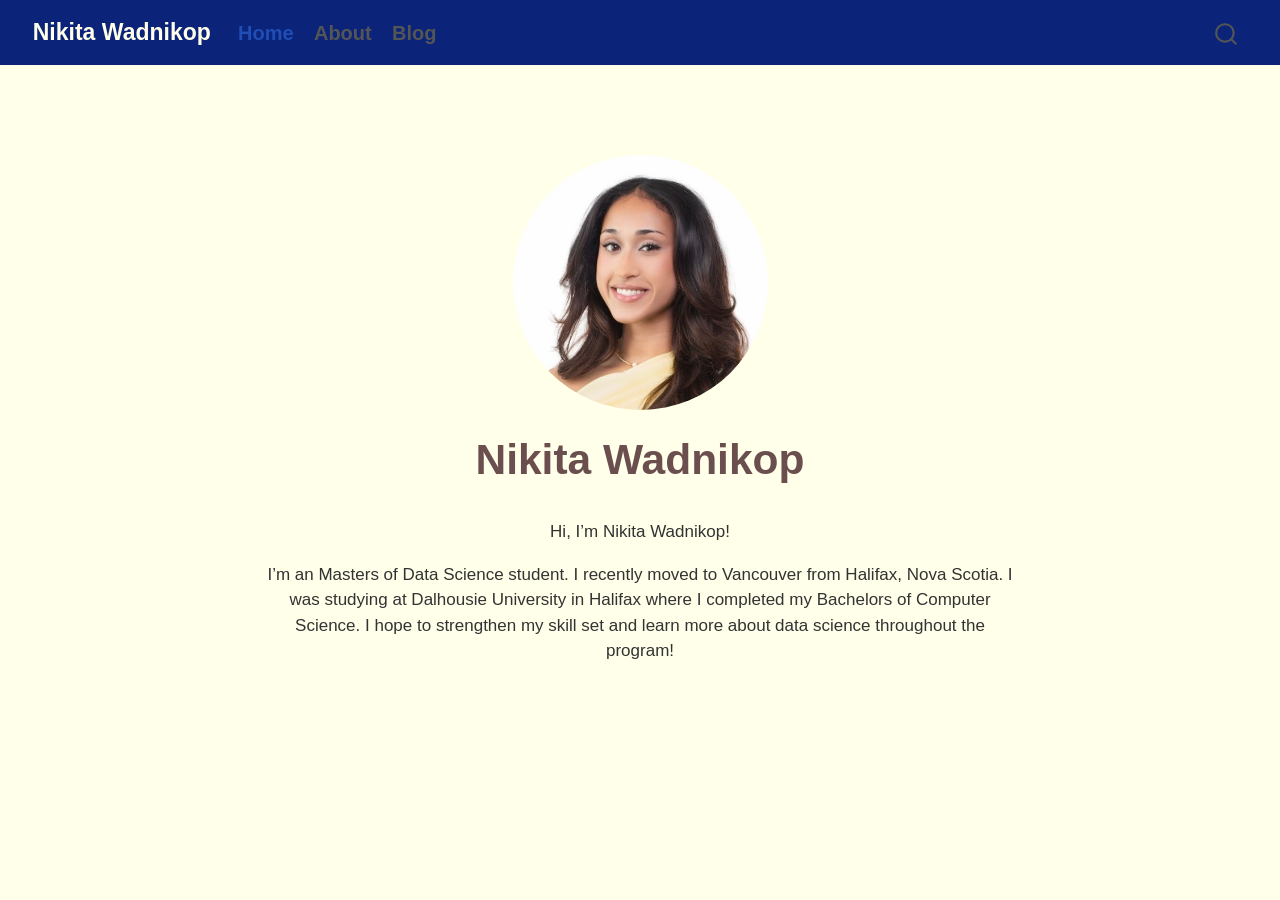
<file: docs/index.html>
<!DOCTYPE html>
<html xmlns="http://www.w3.org/1999/xhtml" lang="en" xml:lang="en"><head>

<meta charset="utf-8">
<meta name="generator" content="quarto-1.10.18">

<meta name="viewport" content="width=device-width, initial-scale=1.0, user-scalable=yes">


<title>Nikita Wadnikop</title>
<style>
/* Default styles provided by pandoc.
** See https://pandoc.org/MANUAL.html#variables-for-html for config info.
*/
span.smallcaps{font-variant: small-caps;}
div.columns{display: flex; gap: 1.5em;}
div.column{flex: auto;}
@media screen {
div.columns{gap: min(4vw, 1.5em);}
div.column{overflow-x: auto;}
}
div.hanging-indent{margin-left: 1.5em; text-indent: -1.5em;}
ul.task-list{list-style: none;}
ul.task-list li input[type="checkbox"] {
  width: 0.8em;
  margin: 0 0.8em 0.2em -1em; /* quarto-specific, see https://github.com/quarto-dev/quarto-cli/issues/4556 */ 
  vertical-align: middle;
}
</style>


<script src="site_libs/quarto-nav/quarto-nav.js"></script>
<script src="site_libs/quarto-nav/headroom.min.js"></script>
<script src="site_libs/clipboard/clipboard.min.js"></script>
<script src="site_libs/quarto-search/autocomplete.umd.js"></script>
<script src="site_libs/quarto-search/fuse.min.js"></script>
<script src="site_libs/quarto-search/quarto-search.js"></script>
<meta name="quarto:offset" content="./">
<script src="site_libs/quarto-html/quarto.js" type="module"></script>
<script src="site_libs/quarto-html/tabsets/tabsets.js" type="module"></script>
<script src="site_libs/quarto-html/popper.min.js"></script>
<script src="site_libs/quarto-html/tippy.umd.min.js"></script>
<link href="site_libs/quarto-html/tippy.css" rel="stylesheet">
<link href="site_libs/quarto-html/quarto-syntax-highlighting-64a204ab8560d761af7679ceaba22944.css" rel="stylesheet" id="quarto-text-highlighting-styles">
<script src="site_libs/bootstrap/bootstrap.min.js"></script>
<link href="site_libs/bootstrap/bootstrap-icons.css" rel="stylesheet">
<link href="site_libs/bootstrap/bootstrap-445b8638c3d06994fee0907d791121c4.min.css" rel="stylesheet" append-hash="true" id="quarto-bootstrap" data-mode="light">
<script id="quarto-search-options" type="application/json">{
  "location": "navbar",
  "copy-button": false,
  "collapse-after": 3,
  "panel-placement": "end",
  "type": "overlay",
  "limit": 50,
  "keyboard-shortcut": [
    "f",
    "/",
    "s"
  ],
  "show-item-context": false,
  "language": {
    "search-no-results-text": "No results",
    "search-matching-documents-text": "matching documents",
    "search-copy-link-title": "Copy link to search",
    "search-hide-matches-text": "Hide additional matches",
    "search-more-match-text": "more match in this document",
    "search-more-matches-text": "more matches in this document",
    "search-clear-button-title": "Clear",
    "search-text-placeholder": "",
    "search-detached-cancel-button-title": "Cancel",
    "search-submit-button-title": "Submit",
    "search-label": "Search"
  }
}</script>


<link rel="stylesheet" href="styles.css">
</head>

<body class="nav-fixed fullcontent quarto-light">

<div id="quarto-search-results"></div>
  <header id="quarto-header" class="headroom fixed-top">
    <nav class="navbar navbar-expand-lg " data-bs-theme="dark">
      <div class="navbar-container container-fluid">
      <div class="navbar-brand-container mx-auto">
    <a class="navbar-brand" href="./index.html">
    <span class="navbar-title">Nikita Wadnikop</span>
    </a>
  </div>
            <div id="quarto-search" class="" title="Search"></div>
          <button class="navbar-toggler" type="button" data-bs-toggle="collapse" data-bs-target="#navbarCollapse" aria-controls="navbarCollapse" role="menu" aria-expanded="false" aria-label="Toggle navigation" onclick="if (window.quartoToggleHeadroom) { window.quartoToggleHeadroom(); }">
  <span class="navbar-toggler-icon"></span>
</button>
          <div class="collapse navbar-collapse" id="navbarCollapse">
            <ul class="navbar-nav navbar-nav-scroll me-auto">
  <li class="nav-item">
    <a class="nav-link active" href="./index.html" aria-current="page"> 
<span class="menu-text">Home</span></a>
  </li>  
  <li class="nav-item">
    <a class="nav-link" href="./about.html"> 
<span class="menu-text">About</span></a>
  </li>  
  <li class="nav-item">
    <a class="nav-link" href="./blog.html"> 
<span class="menu-text">Blog</span></a>
  </li>  
</ul>
          </div> <!-- /navcollapse -->
            <div class="quarto-navbar-tools">
</div>
      </div> <!-- /container-fluid -->
    </nav>
</header>
<!-- content -->
<div id="quarto-content" class="quarto-container page-columns page-rows-contents page-layout-article page-navbar">
<!-- sidebar -->
<!-- margin-sidebar -->
    
<!-- main -->
<div class="quarto-about-jolla">
  <img src="images/me_pic.jpg" class="about-image
  round " style="height: 15em; width: 15em;">
 <header id="title-block-header" class="quarto-title-block default">
<div class="quarto-title">
<h1 class="title">Nikita Wadnikop</h1>
</div>
<div class="quarto-title-meta">
  </div>
</header><main class="content" id="quarto-document-content">
<p>Hi, I’m Nikita Wadnikop!</p>
<p>I’m an Masters of Data Science student. I recently moved to Vancouver from Halifax, Nova Scotia. I was studying at Dalhousie University in Halifax where I completed my Bachelors of Computer Science. I hope to strengthen my skill set and learn more about data science throughout the program!</p>


</main>  
</div>
 <!-- /main -->
<script id="quarto-html-after-body" type="application/javascript">
  window.document.addEventListener("DOMContentLoaded", function (event) {
    const isCodeAnnotation = (el) => {
      for (const clz of el.classList) {
        if (clz.startsWith('code-annotation-')) {                     
          return true;
        }
      }
      return false;
    }
    const onCopySuccess = function(e) {
      // button target
      const button = e.trigger;
      // don't keep focus
      button.blur();
      // flash "checked"
      button.classList.add('code-copy-button-checked');
      var currentTitle = button.getAttribute("title");
      button.setAttribute("title", "Copied!");
      let tooltip;
      if (window.bootstrap) {
        button.setAttribute("data-bs-toggle", "tooltip");
        button.setAttribute("data-bs-placement", "left");
        button.setAttribute("data-bs-title", "Copied!");
        tooltip = new bootstrap.Tooltip(button, 
          { trigger: "manual", 
            customClass: "code-copy-button-tooltip",
            offset: [0, -8]});
        tooltip.show();    
      }
      setTimeout(function() {
        if (tooltip) {
          tooltip.hide();
          button.removeAttribute("data-bs-title");
          button.removeAttribute("data-bs-toggle");
          button.removeAttribute("data-bs-placement");
        }
        button.setAttribute("title", currentTitle);
        button.classList.remove('code-copy-button-checked');
      }, 1000);
      // clear code selection
      e.clearSelection();
    }
    const getTextToCopy = function(trigger) {
      const outerScaffold = trigger.parentElement.cloneNode(true);
      const codeEl = outerScaffold.querySelector('code');
      for (const childEl of codeEl.children) {
        if (isCodeAnnotation(childEl)) {
          childEl.remove();
        }
      }
      return codeEl.innerText;
    }
    const clipboard = new window.ClipboardJS('.code-copy-button:not([data-in-quarto-modal])', {
      text: getTextToCopy
    });
    clipboard.on('success', onCopySuccess);
    if (window.document.getElementById('quarto-embedded-source-code-modal')) {
      const clipboardModal = new window.ClipboardJS('.code-copy-button[data-in-quarto-modal]', {
        text: getTextToCopy,
        container: window.document.getElementById('quarto-embedded-source-code-modal')
      });
      clipboardModal.on('success', onCopySuccess);
    }
      var localhostRegex = new RegExp(/^(?:http|https):\/\/localhost\:?[0-9]*\//);
      var mailtoRegex = new RegExp(/^mailto:/);
        var filterRegex = new RegExp('/' + window.location.host + '/');
      var isInternal = (href) => {
          return filterRegex.test(href) || localhostRegex.test(href) || mailtoRegex.test(href);
      }
      // Inspect non-navigation links and adorn them if external
     var links = window.document.querySelectorAll('a[href]:not(.nav-link):not(.navbar-brand):not(.toc-action):not(.sidebar-link):not(.sidebar-item-toggle):not(.pagination-link):not(.no-external):not([aria-hidden]):not(.dropdown-item):not(.quarto-navigation-tool):not(.about-link)');
      for (var i=0; i<links.length; i++) {
        const link = links[i];
        if (!isInternal(link.href)) {
          // undo the damage that might have been done by quarto-nav.js in the case of
          // links that we want to consider external
          if (link.dataset.originalHref !== undefined) {
            link.href = link.dataset.originalHref;
          }
        }
      }
    function tippyHover(el, contentFn, onTriggerFn, onUntriggerFn) {
      const config = {
        allowHTML: true,
        maxWidth: 500,
        delay: 100,
        arrow: false,
        appendTo: function(el) {
            return el.parentElement;
        },
        interactive: true,
        interactiveBorder: 10,
        theme: 'quarto',
        placement: 'bottom-start',
      };
      if (contentFn) {
        config.content = contentFn;
      }
      if (onTriggerFn) {
        config.onTrigger = onTriggerFn;
      }
      if (onUntriggerFn) {
        config.onUntrigger = onUntriggerFn;
      }
      window.tippy(el, config); 
    }
    const noterefs = window.document.querySelectorAll('a[role="doc-noteref"]');
    for (var i=0; i<noterefs.length; i++) {
      const ref = noterefs[i];
      tippyHover(ref, function() {
        // use id or data attribute instead here
        let href = ref.getAttribute('data-footnote-href') || ref.getAttribute('href');
        try { href = new URL(href).hash; } catch {}
        const id = href.replace(/^#\/?/, "");
        const note = window.document.getElementById(id);
        if (note) {
          return note.innerHTML;
        } else {
          return "";
        }
      });
    }
    const xrefs = window.document.querySelectorAll('a.quarto-xref');
    const processXRef = (id, note) => {
      // Strip column container classes
      const stripColumnClz = (el) => {
        el.classList.remove("page-full", "page-columns");
        if (el.children) {
          for (const child of el.children) {
            stripColumnClz(child);
          }
        }
      }
      stripColumnClz(note)
      if (id === null || id.startsWith('sec-')) {
        // Special case sections, only their first couple elements
        const container = document.createElement("div");
        if (note.children && note.children.length > 2) {
          container.appendChild(note.children[0].cloneNode(true));
          for (let i = 1; i < note.children.length; i++) {
            const child = note.children[i];
            if (child.tagName === "P" && child.innerText === "") {
              continue;
            } else {
              container.appendChild(child.cloneNode(true));
              break;
            }
          }
          if (window.Quarto?.typesetMath) {
            window.Quarto.typesetMath(container);
          }
          return container.innerHTML
        } else {
          if (window.Quarto?.typesetMath) {
            window.Quarto.typesetMath(note);
          }
          return note.innerHTML;
        }
      } else {
        // Remove any anchor links if they are present
        const anchorLink = note.querySelector('a.anchorjs-link');
        if (anchorLink) {
          anchorLink.remove();
        }
        if (window.Quarto?.typesetMath) {
          window.Quarto.typesetMath(note);
        }
        if (note.classList.contains("callout")) {
          return note.outerHTML;
        } else {
          return note.innerHTML;
        }
      }
    }
    for (var i=0; i<xrefs.length; i++) {
      const xref = xrefs[i];
      tippyHover(xref, undefined, function(instance) {
        instance.disable();
        let url = xref.getAttribute('href');
        let hash = undefined; 
        if (url.startsWith('#')) {
          hash = url;
        } else {
          try { hash = new URL(url).hash; } catch {}
        }
        if (hash) {
          const id = hash.replace(/^#\/?/, "");
          const note = window.document.getElementById(id);
          if (note !== null) {
            try {
              const html = processXRef(id, note.cloneNode(true));
              instance.setContent(html);
            } finally {
              instance.enable();
              instance.show();
            }
          } else {
            // See if we can fetch this
            fetch(url.split('#')[0])
            .then(res => res.text())
            .then(html => {
              const parser = new DOMParser();
              const htmlDoc = parser.parseFromString(html, "text/html");
              const note = htmlDoc.getElementById(id);
              if (note !== null) {
                const html = processXRef(id, note);
                instance.setContent(html);
              } 
            }).finally(() => {
              instance.enable();
              instance.show();
            });
          }
        } else {
          // See if we can fetch a full url (with no hash to target)
          // This is a special case and we should probably do some content thinning / targeting
          fetch(url)
          .then(res => res.text())
          .then(html => {
            const parser = new DOMParser();
            const htmlDoc = parser.parseFromString(html, "text/html");
            const note = htmlDoc.querySelector('main.content');
            if (note !== null) {
              // This should only happen for chapter cross references
              // (since there is no id in the URL)
              // remove the first header
              if (note.children.length > 0 && note.children[0].tagName === "HEADER") {
                note.children[0].remove();
              }
              const html = processXRef(null, note);
              instance.setContent(html);
            } 
          }).finally(() => {
            instance.enable();
            instance.show();
          });
        }
      }, function(instance) {
      });
    }
        let selectedAnnoteEl;
        const selectorForAnnotation = ( cell, annotation) => {
          let cellAttr = 'data-code-cell="' + cell + '"';
          let lineAttr = 'data-code-annotation="' +  annotation + '"';
          const selector = 'span[' + cellAttr + '][' + lineAttr + ']';
          return selector;
        }
        const selectCodeLines = (annoteEl) => {
          const doc = window.document;
          const targetCell = annoteEl.getAttribute("data-target-cell");
          const targetAnnotation = annoteEl.getAttribute("data-target-annotation");
          const annoteSpan = window.document.querySelector(selectorForAnnotation(targetCell, targetAnnotation));
          const lines = annoteSpan.getAttribute("data-code-lines").split(",");
          const lineIds = lines.map((line) => {
            return targetCell + "-" + line;
          })
          let top = null;
          let height = null;
          let parent = null;
          if (lineIds.length > 0) {
              //compute the position of the single el (top and bottom and make a div)
              const el = window.document.getElementById(lineIds[0]);
              top = el.offsetTop;
              height = el.offsetHeight;
              parent = el.parentElement.parentElement;
            if (lineIds.length > 1) {
              const lastEl = window.document.getElementById(lineIds[lineIds.length - 1]);
              const bottom = lastEl.offsetTop + lastEl.offsetHeight;
              height = bottom - top;
            }
            if (top !== null && height !== null && parent !== null) {
              // cook up a div (if necessary) and position it 
              let div = window.document.getElementById("code-annotation-line-highlight");
              if (div === null) {
                div = window.document.createElement("div");
                div.setAttribute("id", "code-annotation-line-highlight");
                div.style.position = 'absolute';
                parent.appendChild(div);
              }
              div.style.top = top - 2 + "px";
              div.style.height = height + 4 + "px";
              div.style.left = 0;
              let gutterDiv = window.document.getElementById("code-annotation-line-highlight-gutter");
              if (gutterDiv === null) {
                gutterDiv = window.document.createElement("div");
                gutterDiv.setAttribute("id", "code-annotation-line-highlight-gutter");
                gutterDiv.style.position = 'absolute';
                const codeCell = window.document.getElementById(targetCell);
                const gutter = codeCell.querySelector('.code-annotation-gutter');
                gutter.appendChild(gutterDiv);
              }
              gutterDiv.style.top = top - 2 + "px";
              gutterDiv.style.height = height + 4 + "px";
            }
            selectedAnnoteEl = annoteEl;
          }
        };
        const unselectCodeLines = () => {
          const elementsIds = ["code-annotation-line-highlight", "code-annotation-line-highlight-gutter"];
          elementsIds.forEach((elId) => {
            const div = window.document.getElementById(elId);
            if (div) {
              div.remove();
            }
          });
          selectedAnnoteEl = undefined;
        };
          // Handle positioning of the toggle
      window.addEventListener(
        "resize",
        throttle(() => {
          elRect = undefined;
          if (selectedAnnoteEl) {
            selectCodeLines(selectedAnnoteEl);
          }
        }, 10)
      );
      function throttle(fn, ms) {
      let throttle = false;
      let timer;
        return (...args) => {
          if(!throttle) { // first call gets through
              fn.apply(this, args);
              throttle = true;
          } else { // all the others get throttled
              if(timer) clearTimeout(timer); // cancel #2
              timer = setTimeout(() => {
                fn.apply(this, args);
                timer = throttle = false;
              }, ms);
          }
        };
      }
        // Attach click handler to the DT
        const annoteDls = window.document.querySelectorAll('dt[data-target-cell]');
        for (const annoteDlNode of annoteDls) {
          annoteDlNode.addEventListener('click', (event) => {
            const clickedEl = event.target;
            if (clickedEl !== selectedAnnoteEl) {
              unselectCodeLines();
              const activeEl = window.document.querySelector('dt[data-target-cell].code-annotation-active');
              if (activeEl) {
                activeEl.classList.remove('code-annotation-active');
              }
              selectCodeLines(clickedEl);
              clickedEl.classList.add('code-annotation-active');
            } else {
              // Unselect the line
              unselectCodeLines();
              clickedEl.classList.remove('code-annotation-active');
            }
          });
        }
    const findCites = (el) => {
      const parentEl = el.parentElement;
      if (parentEl) {
        const cites = parentEl.dataset.cites;
        if (cites) {
          return {
            el,
            cites: cites.split(' ')
          };
        } else {
          return findCites(el.parentElement)
        }
      } else {
        return undefined;
      }
    };
    var bibliorefs = window.document.querySelectorAll('a[role="doc-biblioref"]');
    for (var i=0; i<bibliorefs.length; i++) {
      const ref = bibliorefs[i];
      const citeInfo = findCites(ref);
      if (citeInfo) {
        tippyHover(citeInfo.el, function() {
          var popup = window.document.createElement('div');
          citeInfo.cites.forEach(function(cite) {
            var citeDiv = window.document.createElement('div');
            citeDiv.classList.add('hanging-indent');
            citeDiv.classList.add('csl-entry');
            var biblioDiv = window.document.getElementById('ref-' + cite);
            if (biblioDiv) {
              citeDiv.innerHTML = biblioDiv.innerHTML;
            }
            popup.appendChild(citeDiv);
          });
          return popup.innerHTML;
        });
      }
    }
  });
  </script>
</div> <!-- /content -->




</body></html>
</file>
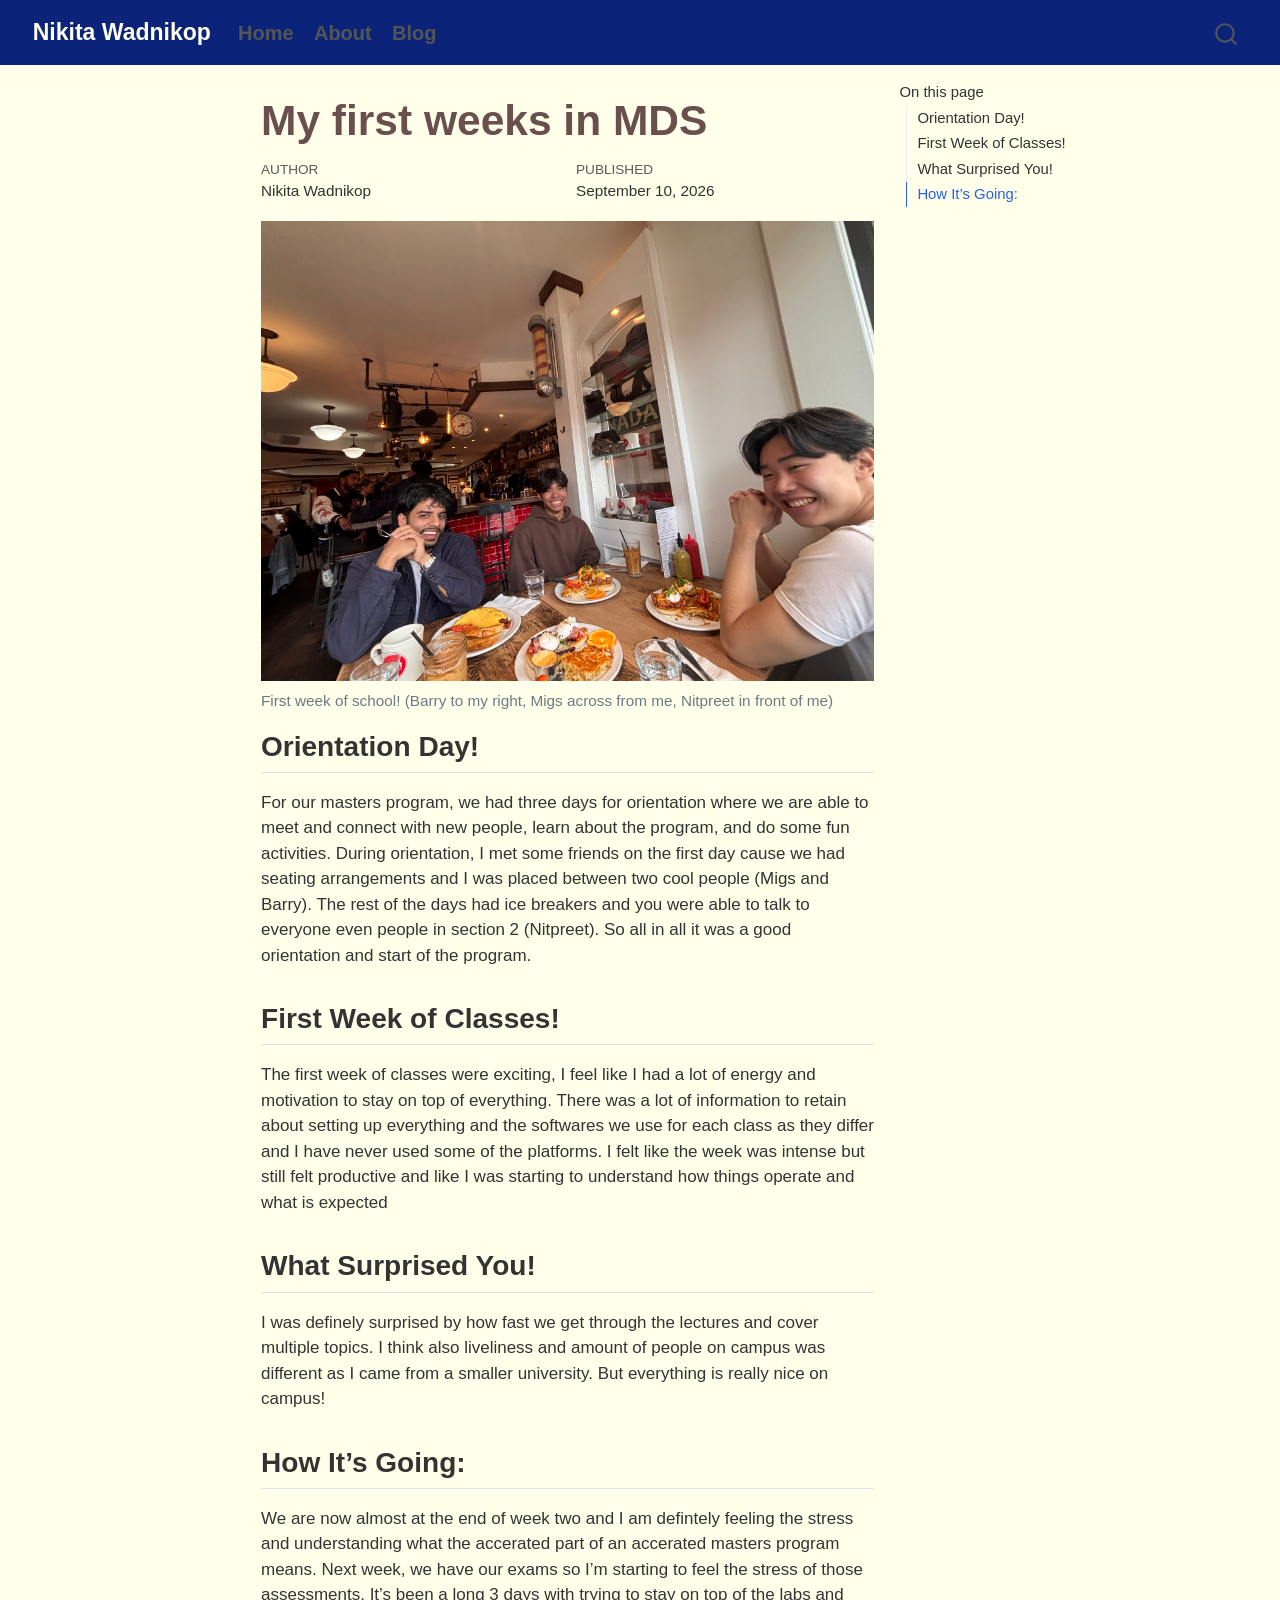
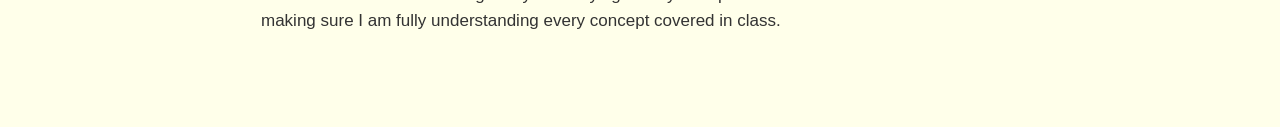
<file: docs/posts/first-weeks/index.html>
<!DOCTYPE html>
<html xmlns="http://www.w3.org/1999/xhtml" lang="en" xml:lang="en"><head>

<meta charset="utf-8">
<meta name="generator" content="quarto-1.10.18">

<meta name="viewport" content="width=device-width, initial-scale=1.0, user-scalable=yes">

<meta name="author" content="Nikita Wadnikop">
<meta name="dcterms.date" content="2026-09-10">

<title>My first weeks in MDS – Nikita Wadnikop</title>
<style>
/* Default styles provided by pandoc.
** See https://pandoc.org/MANUAL.html#variables-for-html for config info.
*/
span.smallcaps{font-variant: small-caps;}
div.columns{display: flex; gap: 1.5em;}
div.column{flex: auto;}
@media screen {
div.columns{gap: min(4vw, 1.5em);}
div.column{overflow-x: auto;}
}
div.hanging-indent{margin-left: 1.5em; text-indent: -1.5em;}
ul.task-list{list-style: none;}
ul.task-list li input[type="checkbox"] {
  width: 0.8em;
  margin: 0 0.8em 0.2em -1em; /* quarto-specific, see https://github.com/quarto-dev/quarto-cli/issues/4556 */ 
  vertical-align: middle;
}
</style>


<script src="../../site_libs/quarto-nav/quarto-nav.js"></script>
<script src="../../site_libs/quarto-nav/headroom.min.js"></script>
<script src="../../site_libs/clipboard/clipboard.min.js"></script>
<script src="../../site_libs/quarto-search/autocomplete.umd.js"></script>
<script src="../../site_libs/quarto-search/fuse.min.js"></script>
<script src="../../site_libs/quarto-search/quarto-search.js"></script>
<meta name="quarto:offset" content="../../">
<script src="../../site_libs/quarto-html/quarto.js" type="module"></script>
<script src="../../site_libs/quarto-html/tabsets/tabsets.js" type="module"></script>
<script src="../../site_libs/quarto-html/popper.min.js"></script>
<script src="../../site_libs/quarto-html/tippy.umd.min.js"></script>
<script src="../../site_libs/quarto-html/anchor.min.js"></script>
<link href="../../site_libs/quarto-html/tippy.css" rel="stylesheet">
<link href="../../site_libs/quarto-html/quarto-syntax-highlighting-64a204ab8560d761af7679ceaba22944.css" rel="stylesheet" id="quarto-text-highlighting-styles">
<script src="../../site_libs/bootstrap/bootstrap.min.js"></script>
<link href="../../site_libs/bootstrap/bootstrap-icons.css" rel="stylesheet">
<link href="../../site_libs/bootstrap/bootstrap-445b8638c3d06994fee0907d791121c4.min.css" rel="stylesheet" append-hash="true" id="quarto-bootstrap" data-mode="light">
<script id="quarto-search-options" type="application/json">{
  "location": "navbar",
  "copy-button": false,
  "collapse-after": 3,
  "panel-placement": "end",
  "type": "overlay",
  "limit": 50,
  "keyboard-shortcut": [
    "f",
    "/",
    "s"
  ],
  "show-item-context": false,
  "language": {
    "search-no-results-text": "No results",
    "search-matching-documents-text": "matching documents",
    "search-copy-link-title": "Copy link to search",
    "search-hide-matches-text": "Hide additional matches",
    "search-more-match-text": "more match in this document",
    "search-more-matches-text": "more matches in this document",
    "search-clear-button-title": "Clear",
    "search-text-placeholder": "",
    "search-detached-cancel-button-title": "Cancel",
    "search-submit-button-title": "Submit",
    "search-label": "Search"
  }
}</script>


<link rel="stylesheet" href="../../styles.css">
</head>

<body class="nav-fixed quarto-light">

<div id="quarto-search-results"></div>
  <header id="quarto-header" class="headroom fixed-top">
    <nav class="navbar navbar-expand-lg " data-bs-theme="dark">
      <div class="navbar-container container-fluid">
      <div class="navbar-brand-container mx-auto">
    <a class="navbar-brand" href="../../index.html">
    <span class="navbar-title">Nikita Wadnikop</span>
    </a>
  </div>
            <div id="quarto-search" class="" title="Search"></div>
          <button class="navbar-toggler" type="button" data-bs-toggle="collapse" data-bs-target="#navbarCollapse" aria-controls="navbarCollapse" role="menu" aria-expanded="false" aria-label="Toggle navigation" onclick="if (window.quartoToggleHeadroom) { window.quartoToggleHeadroom(); }">
  <span class="navbar-toggler-icon"></span>
</button>
          <div class="collapse navbar-collapse" id="navbarCollapse">
            <ul class="navbar-nav navbar-nav-scroll me-auto">
  <li class="nav-item">
    <a class="nav-link" href="../../index.html"> 
<span class="menu-text">Home</span></a>
  </li>  
  <li class="nav-item">
    <a class="nav-link" href="../../about.html"> 
<span class="menu-text">About</span></a>
  </li>  
  <li class="nav-item">
    <a class="nav-link" href="../../blog.html"> 
<span class="menu-text">Blog</span></a>
  </li>  
</ul>
          </div> <!-- /navcollapse -->
            <div class="quarto-navbar-tools">
</div>
      </div> <!-- /container-fluid -->
    </nav>
</header>
<!-- content -->
<div id="quarto-content" class="quarto-container page-columns page-rows-contents page-layout-article page-navbar">
<!-- sidebar -->
<!-- margin-sidebar -->
    <div id="quarto-margin-sidebar" class="sidebar margin-sidebar">
        <nav id="TOC" role="doc-toc" class="toc-active">
    <h2 id="toc-title">On this page</h2>
   
  <ul>
  <li><a href="#orientation-day" id="toc-orientation-day" class="nav-link active" data-scroll-target="#orientation-day">Orientation Day!</a></li>
  <li><a href="#first-week-of-classes" id="toc-first-week-of-classes" class="nav-link" data-scroll-target="#first-week-of-classes">First Week of Classes!</a></li>
  <li><a href="#what-surprised-you" id="toc-what-surprised-you" class="nav-link" data-scroll-target="#what-surprised-you">What Surprised You!</a></li>
  <li><a href="#how-its-going" id="toc-how-its-going" class="nav-link" data-scroll-target="#how-its-going">How It’s Going:</a></li>
  </ul>
</nav>
    </div>
<!-- main -->
<main class="content" id="quarto-document-content">

<header id="title-block-header" class="quarto-title-block default">
<div class="quarto-title">
<h1 class="title">My first weeks in MDS</h1>
</div>



<div class="quarto-title-meta">

    <div>
    <div class="quarto-title-meta-heading">Author</div>
    <div class="quarto-title-meta-contents">
             <p>Nikita Wadnikop </p>
          </div>
  </div>
    
    <div>
    <div class="quarto-title-meta-heading">Published</div>
    <div class="quarto-title-meta-contents">
      <p class="date">September 10, 2026</p>
    </div>
  </div>
  
    
  </div>
  


</header>


<div class="quarto-figure quarto-figure-center">
<figure class="figure">
<p><img src="orentiation.jpg" class="img-fluid figure-img"></p>
<figcaption>First week of school! (Barry to my right, Migs across from me, Nitpreet in front of me)</figcaption>
</figure>
</div>
<section id="orientation-day" class="level2">
<h2 class="anchored" data-anchor-id="orientation-day">Orientation Day!</h2>
<p>For our masters program, we had three days for orientation where we are able to meet and connect with new people, learn about the program, and do some fun activities. During orientation, I met some friends on the first day cause we had seating arrangements and I was placed between two cool people (Migs and Barry). The rest of the days had ice breakers and you were able to talk to everyone even people in section 2 (Nitpreet). So all in all it was a good orientation and start of the program.</p>
</section>
<section id="first-week-of-classes" class="level2">
<h2 class="anchored" data-anchor-id="first-week-of-classes">First Week of Classes!</h2>
<p>The first week of classes were exciting, I feel like I had a lot of energy and motivation to stay on top of everything. There was a lot of information to retain about setting up everything and the softwares we use for each class as they differ and I have never used some of the platforms. I felt like the week was intense but still felt productive and like I was starting to understand how things operate and what is expected</p>
</section>
<section id="what-surprised-you" class="level2">
<h2 class="anchored" data-anchor-id="what-surprised-you">What Surprised You!</h2>
<p>I was definely surprised by how fast we get through the lectures and cover multiple topics. I think also liveliness and amount of people on campus was different as I came from a smaller university. But everything is really nice on campus!</p>
</section>
<section id="how-its-going" class="level2">
<h2 class="anchored" data-anchor-id="how-its-going">How It’s Going:</h2>
<p>We are now almost at the end of week two and I am defintely feeling the stress and understanding what the accerated part of an accerated masters program means. Next week, we have our exams so I’m starting to feel the stress of those assessments. It’s been a long 3 days with trying to stay on top of the labs and making sure I am fully understanding every concept covered in class.</p>


</section>

</main> <!-- /main -->
<script id="quarto-html-after-body" type="application/javascript">
  window.document.addEventListener("DOMContentLoaded", function (event) {
    const icon = "";
    const anchorJS = new window.AnchorJS();
    anchorJS.options = {
      placement: 'right',
      icon: icon
    };
    anchorJS.add('.anchored');
    const isCodeAnnotation = (el) => {
      for (const clz of el.classList) {
        if (clz.startsWith('code-annotation-')) {                     
          return true;
        }
      }
      return false;
    }
    const onCopySuccess = function(e) {
      // button target
      const button = e.trigger;
      // don't keep focus
      button.blur();
      // flash "checked"
      button.classList.add('code-copy-button-checked');
      var currentTitle = button.getAttribute("title");
      button.setAttribute("title", "Copied!");
      let tooltip;
      if (window.bootstrap) {
        button.setAttribute("data-bs-toggle", "tooltip");
        button.setAttribute("data-bs-placement", "left");
        button.setAttribute("data-bs-title", "Copied!");
        tooltip = new bootstrap.Tooltip(button, 
          { trigger: "manual", 
            customClass: "code-copy-button-tooltip",
            offset: [0, -8]});
        tooltip.show();    
      }
      setTimeout(function() {
        if (tooltip) {
          tooltip.hide();
          button.removeAttribute("data-bs-title");
          button.removeAttribute("data-bs-toggle");
          button.removeAttribute("data-bs-placement");
        }
        button.setAttribute("title", currentTitle);
        button.classList.remove('code-copy-button-checked');
      }, 1000);
      // clear code selection
      e.clearSelection();
    }
    const getTextToCopy = function(trigger) {
      const outerScaffold = trigger.parentElement.cloneNode(true);
      const codeEl = outerScaffold.querySelector('code');
      for (const childEl of codeEl.children) {
        if (isCodeAnnotation(childEl)) {
          childEl.remove();
        }
      }
      return codeEl.innerText;
    }
    const clipboard = new window.ClipboardJS('.code-copy-button:not([data-in-quarto-modal])', {
      text: getTextToCopy
    });
    clipboard.on('success', onCopySuccess);
    if (window.document.getElementById('quarto-embedded-source-code-modal')) {
      const clipboardModal = new window.ClipboardJS('.code-copy-button[data-in-quarto-modal]', {
        text: getTextToCopy,
        container: window.document.getElementById('quarto-embedded-source-code-modal')
      });
      clipboardModal.on('success', onCopySuccess);
    }
      var localhostRegex = new RegExp(/^(?:http|https):\/\/localhost\:?[0-9]*\//);
      var mailtoRegex = new RegExp(/^mailto:/);
        var filterRegex = new RegExp('/' + window.location.host + '/');
      var isInternal = (href) => {
          return filterRegex.test(href) || localhostRegex.test(href) || mailtoRegex.test(href);
      }
      // Inspect non-navigation links and adorn them if external
     var links = window.document.querySelectorAll('a[href]:not(.nav-link):not(.navbar-brand):not(.toc-action):not(.sidebar-link):not(.sidebar-item-toggle):not(.pagination-link):not(.no-external):not([aria-hidden]):not(.dropdown-item):not(.quarto-navigation-tool):not(.about-link)');
      for (var i=0; i<links.length; i++) {
        const link = links[i];
        if (!isInternal(link.href)) {
          // undo the damage that might have been done by quarto-nav.js in the case of
          // links that we want to consider external
          if (link.dataset.originalHref !== undefined) {
            link.href = link.dataset.originalHref;
          }
        }
      }
    function tippyHover(el, contentFn, onTriggerFn, onUntriggerFn) {
      const config = {
        allowHTML: true,
        maxWidth: 500,
        delay: 100,
        arrow: false,
        appendTo: function(el) {
            return el.parentElement;
        },
        interactive: true,
        interactiveBorder: 10,
        theme: 'quarto',
        placement: 'bottom-start',
      };
      if (contentFn) {
        config.content = contentFn;
      }
      if (onTriggerFn) {
        config.onTrigger = onTriggerFn;
      }
      if (onUntriggerFn) {
        config.onUntrigger = onUntriggerFn;
      }
      window.tippy(el, config); 
    }
    const noterefs = window.document.querySelectorAll('a[role="doc-noteref"]');
    for (var i=0; i<noterefs.length; i++) {
      const ref = noterefs[i];
      tippyHover(ref, function() {
        // use id or data attribute instead here
        let href = ref.getAttribute('data-footnote-href') || ref.getAttribute('href');
        try { href = new URL(href).hash; } catch {}
        const id = href.replace(/^#\/?/, "");
        const note = window.document.getElementById(id);
        if (note) {
          return note.innerHTML;
        } else {
          return "";
        }
      });
    }
    const xrefs = window.document.querySelectorAll('a.quarto-xref');
    const processXRef = (id, note) => {
      // Strip column container classes
      const stripColumnClz = (el) => {
        el.classList.remove("page-full", "page-columns");
        if (el.children) {
          for (const child of el.children) {
            stripColumnClz(child);
          }
        }
      }
      stripColumnClz(note)
      if (id === null || id.startsWith('sec-')) {
        // Special case sections, only their first couple elements
        const container = document.createElement("div");
        if (note.children && note.children.length > 2) {
          container.appendChild(note.children[0].cloneNode(true));
          for (let i = 1; i < note.children.length; i++) {
            const child = note.children[i];
            if (child.tagName === "P" && child.innerText === "") {
              continue;
            } else {
              container.appendChild(child.cloneNode(true));
              break;
            }
          }
          if (window.Quarto?.typesetMath) {
            window.Quarto.typesetMath(container);
          }
          return container.innerHTML
        } else {
          if (window.Quarto?.typesetMath) {
            window.Quarto.typesetMath(note);
          }
          return note.innerHTML;
        }
      } else {
        // Remove any anchor links if they are present
        const anchorLink = note.querySelector('a.anchorjs-link');
        if (anchorLink) {
          anchorLink.remove();
        }
        if (window.Quarto?.typesetMath) {
          window.Quarto.typesetMath(note);
        }
        if (note.classList.contains("callout")) {
          return note.outerHTML;
        } else {
          return note.innerHTML;
        }
      }
    }
    for (var i=0; i<xrefs.length; i++) {
      const xref = xrefs[i];
      tippyHover(xref, undefined, function(instance) {
        instance.disable();
        let url = xref.getAttribute('href');
        let hash = undefined; 
        if (url.startsWith('#')) {
          hash = url;
        } else {
          try { hash = new URL(url).hash; } catch {}
        }
        if (hash) {
          const id = hash.replace(/^#\/?/, "");
          const note = window.document.getElementById(id);
          if (note !== null) {
            try {
              const html = processXRef(id, note.cloneNode(true));
              instance.setContent(html);
            } finally {
              instance.enable();
              instance.show();
            }
          } else {
            // See if we can fetch this
            fetch(url.split('#')[0])
            .then(res => res.text())
            .then(html => {
              const parser = new DOMParser();
              const htmlDoc = parser.parseFromString(html, "text/html");
              const note = htmlDoc.getElementById(id);
              if (note !== null) {
                const html = processXRef(id, note);
                instance.setContent(html);
              } 
            }).finally(() => {
              instance.enable();
              instance.show();
            });
          }
        } else {
          // See if we can fetch a full url (with no hash to target)
          // This is a special case and we should probably do some content thinning / targeting
          fetch(url)
          .then(res => res.text())
          .then(html => {
            const parser = new DOMParser();
            const htmlDoc = parser.parseFromString(html, "text/html");
            const note = htmlDoc.querySelector('main.content');
            if (note !== null) {
              // This should only happen for chapter cross references
              // (since there is no id in the URL)
              // remove the first header
              if (note.children.length > 0 && note.children[0].tagName === "HEADER") {
                note.children[0].remove();
              }
              const html = processXRef(null, note);
              instance.setContent(html);
            } 
          }).finally(() => {
            instance.enable();
            instance.show();
          });
        }
      }, function(instance) {
      });
    }
        let selectedAnnoteEl;
        const selectorForAnnotation = ( cell, annotation) => {
          let cellAttr = 'data-code-cell="' + cell + '"';
          let lineAttr = 'data-code-annotation="' +  annotation + '"';
          const selector = 'span[' + cellAttr + '][' + lineAttr + ']';
          return selector;
        }
        const selectCodeLines = (annoteEl) => {
          const doc = window.document;
          const targetCell = annoteEl.getAttribute("data-target-cell");
          const targetAnnotation = annoteEl.getAttribute("data-target-annotation");
          const annoteSpan = window.document.querySelector(selectorForAnnotation(targetCell, targetAnnotation));
          const lines = annoteSpan.getAttribute("data-code-lines").split(",");
          const lineIds = lines.map((line) => {
            return targetCell + "-" + line;
          })
          let top = null;
          let height = null;
          let parent = null;
          if (lineIds.length > 0) {
              //compute the position of the single el (top and bottom and make a div)
              const el = window.document.getElementById(lineIds[0]);
              top = el.offsetTop;
              height = el.offsetHeight;
              parent = el.parentElement.parentElement;
            if (lineIds.length > 1) {
              const lastEl = window.document.getElementById(lineIds[lineIds.length - 1]);
              const bottom = lastEl.offsetTop + lastEl.offsetHeight;
              height = bottom - top;
            }
            if (top !== null && height !== null && parent !== null) {
              // cook up a div (if necessary) and position it 
              let div = window.document.getElementById("code-annotation-line-highlight");
              if (div === null) {
                div = window.document.createElement("div");
                div.setAttribute("id", "code-annotation-line-highlight");
                div.style.position = 'absolute';
                parent.appendChild(div);
              }
              div.style.top = top - 2 + "px";
              div.style.height = height + 4 + "px";
              div.style.left = 0;
              let gutterDiv = window.document.getElementById("code-annotation-line-highlight-gutter");
              if (gutterDiv === null) {
                gutterDiv = window.document.createElement("div");
                gutterDiv.setAttribute("id", "code-annotation-line-highlight-gutter");
                gutterDiv.style.position = 'absolute';
                const codeCell = window.document.getElementById(targetCell);
                const gutter = codeCell.querySelector('.code-annotation-gutter');
                gutter.appendChild(gutterDiv);
              }
              gutterDiv.style.top = top - 2 + "px";
              gutterDiv.style.height = height + 4 + "px";
            }
            selectedAnnoteEl = annoteEl;
          }
        };
        const unselectCodeLines = () => {
          const elementsIds = ["code-annotation-line-highlight", "code-annotation-line-highlight-gutter"];
          elementsIds.forEach((elId) => {
            const div = window.document.getElementById(elId);
            if (div) {
              div.remove();
            }
          });
          selectedAnnoteEl = undefined;
        };
          // Handle positioning of the toggle
      window.addEventListener(
        "resize",
        throttle(() => {
          elRect = undefined;
          if (selectedAnnoteEl) {
            selectCodeLines(selectedAnnoteEl);
          }
        }, 10)
      );
      function throttle(fn, ms) {
      let throttle = false;
      let timer;
        return (...args) => {
          if(!throttle) { // first call gets through
              fn.apply(this, args);
              throttle = true;
          } else { // all the others get throttled
              if(timer) clearTimeout(timer); // cancel #2
              timer = setTimeout(() => {
                fn.apply(this, args);
                timer = throttle = false;
              }, ms);
          }
        };
      }
        // Attach click handler to the DT
        const annoteDls = window.document.querySelectorAll('dt[data-target-cell]');
        for (const annoteDlNode of annoteDls) {
          annoteDlNode.addEventListener('click', (event) => {
            const clickedEl = event.target;
            if (clickedEl !== selectedAnnoteEl) {
              unselectCodeLines();
              const activeEl = window.document.querySelector('dt[data-target-cell].code-annotation-active');
              if (activeEl) {
                activeEl.classList.remove('code-annotation-active');
              }
              selectCodeLines(clickedEl);
              clickedEl.classList.add('code-annotation-active');
            } else {
              // Unselect the line
              unselectCodeLines();
              clickedEl.classList.remove('code-annotation-active');
            }
          });
        }
    const findCites = (el) => {
      const parentEl = el.parentElement;
      if (parentEl) {
        const cites = parentEl.dataset.cites;
        if (cites) {
          return {
            el,
            cites: cites.split(' ')
          };
        } else {
          return findCites(el.parentElement)
        }
      } else {
        return undefined;
      }
    };
    var bibliorefs = window.document.querySelectorAll('a[role="doc-biblioref"]');
    for (var i=0; i<bibliorefs.length; i++) {
      const ref = bibliorefs[i];
      const citeInfo = findCites(ref);
      if (citeInfo) {
        tippyHover(citeInfo.el, function() {
          var popup = window.document.createElement('div');
          citeInfo.cites.forEach(function(cite) {
            var citeDiv = window.document.createElement('div');
            citeDiv.classList.add('hanging-indent');
            citeDiv.classList.add('csl-entry');
            var biblioDiv = window.document.getElementById('ref-' + cite);
            if (biblioDiv) {
              citeDiv.innerHTML = biblioDiv.innerHTML;
            }
            popup.appendChild(citeDiv);
          });
          return popup.innerHTML;
        });
      }
    }
  });
  </script>
</div> <!-- /content -->




</body></html>
</file>
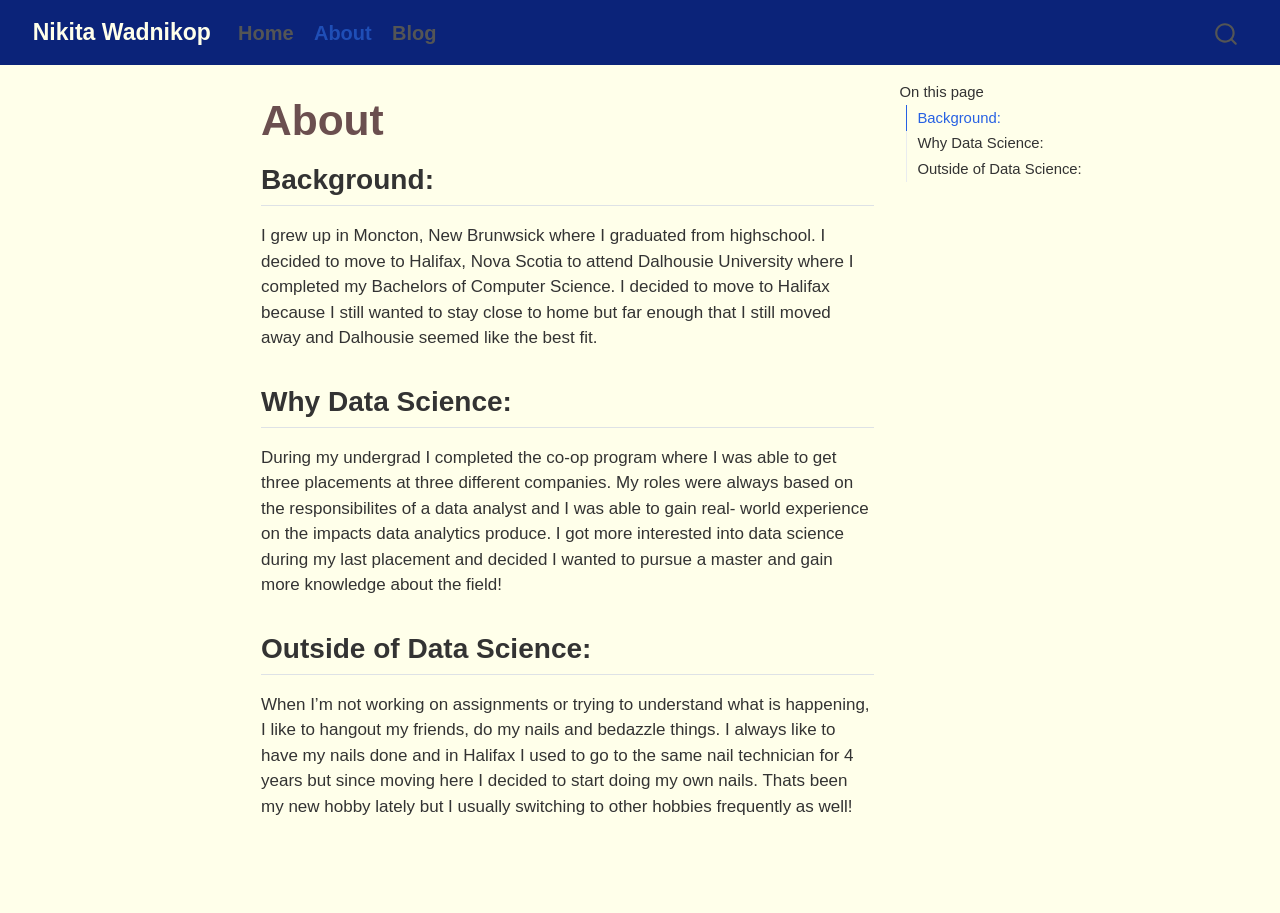
<file: docs/about.html>
<!DOCTYPE html>
<html xmlns="http://www.w3.org/1999/xhtml" lang="en" xml:lang="en"><head>

<meta charset="utf-8">
<meta name="generator" content="quarto-1.10.18">

<meta name="viewport" content="width=device-width, initial-scale=1.0, user-scalable=yes">


<title>About – Nikita Wadnikop</title>
<style>
/* Default styles provided by pandoc.
** See https://pandoc.org/MANUAL.html#variables-for-html for config info.
*/
span.smallcaps{font-variant: small-caps;}
div.columns{display: flex; gap: 1.5em;}
div.column{flex: auto;}
@media screen {
div.columns{gap: min(4vw, 1.5em);}
div.column{overflow-x: auto;}
}
div.hanging-indent{margin-left: 1.5em; text-indent: -1.5em;}
ul.task-list{list-style: none;}
ul.task-list li input[type="checkbox"] {
  width: 0.8em;
  margin: 0 0.8em 0.2em -1em; /* quarto-specific, see https://github.com/quarto-dev/quarto-cli/issues/4556 */ 
  vertical-align: middle;
}
</style>


<script src="site_libs/quarto-nav/quarto-nav.js"></script>
<script src="site_libs/quarto-nav/headroom.min.js"></script>
<script src="site_libs/clipboard/clipboard.min.js"></script>
<script src="site_libs/quarto-search/autocomplete.umd.js"></script>
<script src="site_libs/quarto-search/fuse.min.js"></script>
<script src="site_libs/quarto-search/quarto-search.js"></script>
<meta name="quarto:offset" content="./">
<script src="site_libs/quarto-html/quarto.js" type="module"></script>
<script src="site_libs/quarto-html/tabsets/tabsets.js" type="module"></script>
<script src="site_libs/quarto-html/popper.min.js"></script>
<script src="site_libs/quarto-html/tippy.umd.min.js"></script>
<script src="site_libs/quarto-html/anchor.min.js"></script>
<link href="site_libs/quarto-html/tippy.css" rel="stylesheet">
<link href="site_libs/quarto-html/quarto-syntax-highlighting-64a204ab8560d761af7679ceaba22944.css" rel="stylesheet" id="quarto-text-highlighting-styles">
<script src="site_libs/bootstrap/bootstrap.min.js"></script>
<link href="site_libs/bootstrap/bootstrap-icons.css" rel="stylesheet">
<link href="site_libs/bootstrap/bootstrap-445b8638c3d06994fee0907d791121c4.min.css" rel="stylesheet" append-hash="true" id="quarto-bootstrap" data-mode="light">
<script id="quarto-search-options" type="application/json">{
  "location": "navbar",
  "copy-button": false,
  "collapse-after": 3,
  "panel-placement": "end",
  "type": "overlay",
  "limit": 50,
  "keyboard-shortcut": [
    "f",
    "/",
    "s"
  ],
  "show-item-context": false,
  "language": {
    "search-no-results-text": "No results",
    "search-matching-documents-text": "matching documents",
    "search-copy-link-title": "Copy link to search",
    "search-hide-matches-text": "Hide additional matches",
    "search-more-match-text": "more match in this document",
    "search-more-matches-text": "more matches in this document",
    "search-clear-button-title": "Clear",
    "search-text-placeholder": "",
    "search-detached-cancel-button-title": "Cancel",
    "search-submit-button-title": "Submit",
    "search-label": "Search"
  }
}</script>


<link rel="stylesheet" href="styles.css">
</head>

<body class="nav-fixed quarto-light">

<div id="quarto-search-results"></div>
  <header id="quarto-header" class="headroom fixed-top">
    <nav class="navbar navbar-expand-lg " data-bs-theme="dark">
      <div class="navbar-container container-fluid">
      <div class="navbar-brand-container mx-auto">
    <a class="navbar-brand" href="./index.html">
    <span class="navbar-title">Nikita Wadnikop</span>
    </a>
  </div>
            <div id="quarto-search" class="" title="Search"></div>
          <button class="navbar-toggler" type="button" data-bs-toggle="collapse" data-bs-target="#navbarCollapse" aria-controls="navbarCollapse" role="menu" aria-expanded="false" aria-label="Toggle navigation" onclick="if (window.quartoToggleHeadroom) { window.quartoToggleHeadroom(); }">
  <span class="navbar-toggler-icon"></span>
</button>
          <div class="collapse navbar-collapse" id="navbarCollapse">
            <ul class="navbar-nav navbar-nav-scroll me-auto">
  <li class="nav-item">
    <a class="nav-link" href="./index.html"> 
<span class="menu-text">Home</span></a>
  </li>  
  <li class="nav-item">
    <a class="nav-link active" href="./about.html" aria-current="page"> 
<span class="menu-text">About</span></a>
  </li>  
  <li class="nav-item">
    <a class="nav-link" href="./blog.html"> 
<span class="menu-text">Blog</span></a>
  </li>  
</ul>
          </div> <!-- /navcollapse -->
            <div class="quarto-navbar-tools">
</div>
      </div> <!-- /container-fluid -->
    </nav>
</header>
<!-- content -->
<div id="quarto-content" class="quarto-container page-columns page-rows-contents page-layout-article page-navbar">
<!-- sidebar -->
<!-- margin-sidebar -->
    <div id="quarto-margin-sidebar" class="sidebar margin-sidebar">
        <nav id="TOC" role="doc-toc" class="toc-active">
    <h2 id="toc-title">On this page</h2>
   
  <ul>
  <li><a href="#background" id="toc-background" class="nav-link active" data-scroll-target="#background">Background:</a></li>
  <li><a href="#why-data-science" id="toc-why-data-science" class="nav-link" data-scroll-target="#why-data-science">Why Data Science:</a></li>
  <li><a href="#outside-of-data-science" id="toc-outside-of-data-science" class="nav-link" data-scroll-target="#outside-of-data-science">Outside of Data Science:</a></li>
  </ul>
</nav>
    </div>
<!-- main -->
<main class="content" id="quarto-document-content">

<header id="title-block-header" class="quarto-title-block default">
<div class="quarto-title">
<h1 class="title">About</h1>
</div>



<div class="quarto-title-meta">

    
  
    
  </div>
  


</header>


<section id="background" class="level2">
<h2 class="anchored" data-anchor-id="background">Background:</h2>
<p>I grew up in Moncton, New Brunwsick where I graduated from highschool. I decided to move to Halifax, Nova Scotia to attend Dalhousie University where I completed my Bachelors of Computer Science. I decided to move to Halifax because I still wanted to stay close to home but far enough that I still moved away and Dalhousie seemed like the best fit.</p>
</section>
<section id="why-data-science" class="level2">
<h2 class="anchored" data-anchor-id="why-data-science">Why Data Science:</h2>
<p>During my undergrad I completed the co-op program where I was able to get three placements at three different companies. My roles were always based on the responsibilites of a data analyst and I was able to gain real- world experience on the impacts data analytics produce. I got more interested into data science during my last placement and decided I wanted to pursue a master and gain more knowledge about the field!</p>
</section>
<section id="outside-of-data-science" class="level2">
<h2 class="anchored" data-anchor-id="outside-of-data-science">Outside of Data Science:</h2>
<p>When I’m not working on assignments or trying to understand what is happening, I like to hangout my friends, do my nails and bedazzle things. I always like to have my nails done and in Halifax I used to go to the same nail technician for 4 years but since moving here I decided to start doing my own nails. Thats been my new hobby lately but I usually switching to other hobbies frequently as well!</p>


</section>

</main> <!-- /main -->
<script id="quarto-html-after-body" type="application/javascript">
  window.document.addEventListener("DOMContentLoaded", function (event) {
    const icon = "";
    const anchorJS = new window.AnchorJS();
    anchorJS.options = {
      placement: 'right',
      icon: icon
    };
    anchorJS.add('.anchored');
    const isCodeAnnotation = (el) => {
      for (const clz of el.classList) {
        if (clz.startsWith('code-annotation-')) {                     
          return true;
        }
      }
      return false;
    }
    const onCopySuccess = function(e) {
      // button target
      const button = e.trigger;
      // don't keep focus
      button.blur();
      // flash "checked"
      button.classList.add('code-copy-button-checked');
      var currentTitle = button.getAttribute("title");
      button.setAttribute("title", "Copied!");
      let tooltip;
      if (window.bootstrap) {
        button.setAttribute("data-bs-toggle", "tooltip");
        button.setAttribute("data-bs-placement", "left");
        button.setAttribute("data-bs-title", "Copied!");
        tooltip = new bootstrap.Tooltip(button, 
          { trigger: "manual", 
            customClass: "code-copy-button-tooltip",
            offset: [0, -8]});
        tooltip.show();    
      }
      setTimeout(function() {
        if (tooltip) {
          tooltip.hide();
          button.removeAttribute("data-bs-title");
          button.removeAttribute("data-bs-toggle");
          button.removeAttribute("data-bs-placement");
        }
        button.setAttribute("title", currentTitle);
        button.classList.remove('code-copy-button-checked');
      }, 1000);
      // clear code selection
      e.clearSelection();
    }
    const getTextToCopy = function(trigger) {
      const outerScaffold = trigger.parentElement.cloneNode(true);
      const codeEl = outerScaffold.querySelector('code');
      for (const childEl of codeEl.children) {
        if (isCodeAnnotation(childEl)) {
          childEl.remove();
        }
      }
      return codeEl.innerText;
    }
    const clipboard = new window.ClipboardJS('.code-copy-button:not([data-in-quarto-modal])', {
      text: getTextToCopy
    });
    clipboard.on('success', onCopySuccess);
    if (window.document.getElementById('quarto-embedded-source-code-modal')) {
      const clipboardModal = new window.ClipboardJS('.code-copy-button[data-in-quarto-modal]', {
        text: getTextToCopy,
        container: window.document.getElementById('quarto-embedded-source-code-modal')
      });
      clipboardModal.on('success', onCopySuccess);
    }
      var localhostRegex = new RegExp(/^(?:http|https):\/\/localhost\:?[0-9]*\//);
      var mailtoRegex = new RegExp(/^mailto:/);
        var filterRegex = new RegExp('/' + window.location.host + '/');
      var isInternal = (href) => {
          return filterRegex.test(href) || localhostRegex.test(href) || mailtoRegex.test(href);
      }
      // Inspect non-navigation links and adorn them if external
     var links = window.document.querySelectorAll('a[href]:not(.nav-link):not(.navbar-brand):not(.toc-action):not(.sidebar-link):not(.sidebar-item-toggle):not(.pagination-link):not(.no-external):not([aria-hidden]):not(.dropdown-item):not(.quarto-navigation-tool):not(.about-link)');
      for (var i=0; i<links.length; i++) {
        const link = links[i];
        if (!isInternal(link.href)) {
          // undo the damage that might have been done by quarto-nav.js in the case of
          // links that we want to consider external
          if (link.dataset.originalHref !== undefined) {
            link.href = link.dataset.originalHref;
          }
        }
      }
    function tippyHover(el, contentFn, onTriggerFn, onUntriggerFn) {
      const config = {
        allowHTML: true,
        maxWidth: 500,
        delay: 100,
        arrow: false,
        appendTo: function(el) {
            return el.parentElement;
        },
        interactive: true,
        interactiveBorder: 10,
        theme: 'quarto',
        placement: 'bottom-start',
      };
      if (contentFn) {
        config.content = contentFn;
      }
      if (onTriggerFn) {
        config.onTrigger = onTriggerFn;
      }
      if (onUntriggerFn) {
        config.onUntrigger = onUntriggerFn;
      }
      window.tippy(el, config); 
    }
    const noterefs = window.document.querySelectorAll('a[role="doc-noteref"]');
    for (var i=0; i<noterefs.length; i++) {
      const ref = noterefs[i];
      tippyHover(ref, function() {
        // use id or data attribute instead here
        let href = ref.getAttribute('data-footnote-href') || ref.getAttribute('href');
        try { href = new URL(href).hash; } catch {}
        const id = href.replace(/^#\/?/, "");
        const note = window.document.getElementById(id);
        if (note) {
          return note.innerHTML;
        } else {
          return "";
        }
      });
    }
    const xrefs = window.document.querySelectorAll('a.quarto-xref');
    const processXRef = (id, note) => {
      // Strip column container classes
      const stripColumnClz = (el) => {
        el.classList.remove("page-full", "page-columns");
        if (el.children) {
          for (const child of el.children) {
            stripColumnClz(child);
          }
        }
      }
      stripColumnClz(note)
      if (id === null || id.startsWith('sec-')) {
        // Special case sections, only their first couple elements
        const container = document.createElement("div");
        if (note.children && note.children.length > 2) {
          container.appendChild(note.children[0].cloneNode(true));
          for (let i = 1; i < note.children.length; i++) {
            const child = note.children[i];
            if (child.tagName === "P" && child.innerText === "") {
              continue;
            } else {
              container.appendChild(child.cloneNode(true));
              break;
            }
          }
          if (window.Quarto?.typesetMath) {
            window.Quarto.typesetMath(container);
          }
          return container.innerHTML
        } else {
          if (window.Quarto?.typesetMath) {
            window.Quarto.typesetMath(note);
          }
          return note.innerHTML;
        }
      } else {
        // Remove any anchor links if they are present
        const anchorLink = note.querySelector('a.anchorjs-link');
        if (anchorLink) {
          anchorLink.remove();
        }
        if (window.Quarto?.typesetMath) {
          window.Quarto.typesetMath(note);
        }
        if (note.classList.contains("callout")) {
          return note.outerHTML;
        } else {
          return note.innerHTML;
        }
      }
    }
    for (var i=0; i<xrefs.length; i++) {
      const xref = xrefs[i];
      tippyHover(xref, undefined, function(instance) {
        instance.disable();
        let url = xref.getAttribute('href');
        let hash = undefined; 
        if (url.startsWith('#')) {
          hash = url;
        } else {
          try { hash = new URL(url).hash; } catch {}
        }
        if (hash) {
          const id = hash.replace(/^#\/?/, "");
          const note = window.document.getElementById(id);
          if (note !== null) {
            try {
              const html = processXRef(id, note.cloneNode(true));
              instance.setContent(html);
            } finally {
              instance.enable();
              instance.show();
            }
          } else {
            // See if we can fetch this
            fetch(url.split('#')[0])
            .then(res => res.text())
            .then(html => {
              const parser = new DOMParser();
              const htmlDoc = parser.parseFromString(html, "text/html");
              const note = htmlDoc.getElementById(id);
              if (note !== null) {
                const html = processXRef(id, note);
                instance.setContent(html);
              } 
            }).finally(() => {
              instance.enable();
              instance.show();
            });
          }
        } else {
          // See if we can fetch a full url (with no hash to target)
          // This is a special case and we should probably do some content thinning / targeting
          fetch(url)
          .then(res => res.text())
          .then(html => {
            const parser = new DOMParser();
            const htmlDoc = parser.parseFromString(html, "text/html");
            const note = htmlDoc.querySelector('main.content');
            if (note !== null) {
              // This should only happen for chapter cross references
              // (since there is no id in the URL)
              // remove the first header
              if (note.children.length > 0 && note.children[0].tagName === "HEADER") {
                note.children[0].remove();
              }
              const html = processXRef(null, note);
              instance.setContent(html);
            } 
          }).finally(() => {
            instance.enable();
            instance.show();
          });
        }
      }, function(instance) {
      });
    }
        let selectedAnnoteEl;
        const selectorForAnnotation = ( cell, annotation) => {
          let cellAttr = 'data-code-cell="' + cell + '"';
          let lineAttr = 'data-code-annotation="' +  annotation + '"';
          const selector = 'span[' + cellAttr + '][' + lineAttr + ']';
          return selector;
        }
        const selectCodeLines = (annoteEl) => {
          const doc = window.document;
          const targetCell = annoteEl.getAttribute("data-target-cell");
          const targetAnnotation = annoteEl.getAttribute("data-target-annotation");
          const annoteSpan = window.document.querySelector(selectorForAnnotation(targetCell, targetAnnotation));
          const lines = annoteSpan.getAttribute("data-code-lines").split(",");
          const lineIds = lines.map((line) => {
            return targetCell + "-" + line;
          })
          let top = null;
          let height = null;
          let parent = null;
          if (lineIds.length > 0) {
              //compute the position of the single el (top and bottom and make a div)
              const el = window.document.getElementById(lineIds[0]);
              top = el.offsetTop;
              height = el.offsetHeight;
              parent = el.parentElement.parentElement;
            if (lineIds.length > 1) {
              const lastEl = window.document.getElementById(lineIds[lineIds.length - 1]);
              const bottom = lastEl.offsetTop + lastEl.offsetHeight;
              height = bottom - top;
            }
            if (top !== null && height !== null && parent !== null) {
              // cook up a div (if necessary) and position it 
              let div = window.document.getElementById("code-annotation-line-highlight");
              if (div === null) {
                div = window.document.createElement("div");
                div.setAttribute("id", "code-annotation-line-highlight");
                div.style.position = 'absolute';
                parent.appendChild(div);
              }
              div.style.top = top - 2 + "px";
              div.style.height = height + 4 + "px";
              div.style.left = 0;
              let gutterDiv = window.document.getElementById("code-annotation-line-highlight-gutter");
              if (gutterDiv === null) {
                gutterDiv = window.document.createElement("div");
                gutterDiv.setAttribute("id", "code-annotation-line-highlight-gutter");
                gutterDiv.style.position = 'absolute';
                const codeCell = window.document.getElementById(targetCell);
                const gutter = codeCell.querySelector('.code-annotation-gutter');
                gutter.appendChild(gutterDiv);
              }
              gutterDiv.style.top = top - 2 + "px";
              gutterDiv.style.height = height + 4 + "px";
            }
            selectedAnnoteEl = annoteEl;
          }
        };
        const unselectCodeLines = () => {
          const elementsIds = ["code-annotation-line-highlight", "code-annotation-line-highlight-gutter"];
          elementsIds.forEach((elId) => {
            const div = window.document.getElementById(elId);
            if (div) {
              div.remove();
            }
          });
          selectedAnnoteEl = undefined;
        };
          // Handle positioning of the toggle
      window.addEventListener(
        "resize",
        throttle(() => {
          elRect = undefined;
          if (selectedAnnoteEl) {
            selectCodeLines(selectedAnnoteEl);
          }
        }, 10)
      );
      function throttle(fn, ms) {
      let throttle = false;
      let timer;
        return (...args) => {
          if(!throttle) { // first call gets through
              fn.apply(this, args);
              throttle = true;
          } else { // all the others get throttled
              if(timer) clearTimeout(timer); // cancel #2
              timer = setTimeout(() => {
                fn.apply(this, args);
                timer = throttle = false;
              }, ms);
          }
        };
      }
        // Attach click handler to the DT
        const annoteDls = window.document.querySelectorAll('dt[data-target-cell]');
        for (const annoteDlNode of annoteDls) {
          annoteDlNode.addEventListener('click', (event) => {
            const clickedEl = event.target;
            if (clickedEl !== selectedAnnoteEl) {
              unselectCodeLines();
              const activeEl = window.document.querySelector('dt[data-target-cell].code-annotation-active');
              if (activeEl) {
                activeEl.classList.remove('code-annotation-active');
              }
              selectCodeLines(clickedEl);
              clickedEl.classList.add('code-annotation-active');
            } else {
              // Unselect the line
              unselectCodeLines();
              clickedEl.classList.remove('code-annotation-active');
            }
          });
        }
    const findCites = (el) => {
      const parentEl = el.parentElement;
      if (parentEl) {
        const cites = parentEl.dataset.cites;
        if (cites) {
          return {
            el,
            cites: cites.split(' ')
          };
        } else {
          return findCites(el.parentElement)
        }
      } else {
        return undefined;
      }
    };
    var bibliorefs = window.document.querySelectorAll('a[role="doc-biblioref"]');
    for (var i=0; i<bibliorefs.length; i++) {
      const ref = bibliorefs[i];
      const citeInfo = findCites(ref);
      if (citeInfo) {
        tippyHover(citeInfo.el, function() {
          var popup = window.document.createElement('div');
          citeInfo.cites.forEach(function(cite) {
            var citeDiv = window.document.createElement('div');
            citeDiv.classList.add('hanging-indent');
            citeDiv.classList.add('csl-entry');
            var biblioDiv = window.document.getElementById('ref-' + cite);
            if (biblioDiv) {
              citeDiv.innerHTML = biblioDiv.innerHTML;
            }
            popup.appendChild(citeDiv);
          });
          return popup.innerHTML;
        });
      }
    }
  });
  </script>
</div> <!-- /content -->




</body></html>
</file>
<file: docs/site_libs/quarto-html/tippy.css>
.tippy-box[data-animation=fade][data-state=hidden]{opacity:0}[data-tippy-root]{max-width:calc(100vw - 10px)}.tippy-box{position:relative;background-color:#333;color:#fff;border-radius:4px;font-size:14px;line-height:1.4;white-space:normal;outline:0;transition-property:transform,visibility,opacity}.tippy-box[data-placement^=top]>.tippy-arrow{bottom:0}.tippy-box[data-placement^=top]>.tippy-arrow:before{bottom:-7px;left:0;border-width:8px 8px 0;border-top-color:initial;transform-origin:center top}.tippy-box[data-placement^=bottom]>.tippy-arrow{top:0}.tippy-box[data-placement^=bottom]>.tippy-arrow:before{top:-7px;left:0;border-width:0 8px 8px;border-bottom-color:initial;transform-origin:center bottom}.tippy-box[data-placement^=left]>.tippy-arrow{right:0}.tippy-box[data-placement^=left]>.tippy-arrow:before{border-width:8px 0 8px 8px;border-left-color:initial;right:-7px;transform-origin:center left}.tippy-box[data-placement^=right]>.tippy-arrow{left:0}.tippy-box[data-placement^=right]>.tippy-arrow:before{left:-7px;border-width:8px 8px 8px 0;border-right-color:initial;transform-origin:center right}.tippy-box[data-inertia][data-state=visible]{transition-timing-function:cubic-bezier(.54,1.5,.38,1.11)}.tippy-arrow{width:16px;height:16px;color:#333}.tippy-arrow:before{content:"";position:absolute;border-color:transparent;border-style:solid}.tippy-content{position:relative;padding:5px 9px;z-index:1}
</file>
<file: docs/site_libs/quarto-html/quarto-syntax-highlighting-64a204ab8560d761af7679ceaba22944.css>
/* quarto syntax highlight colors */
:root {
  --quarto-hl-ot-color: #003B4F;
  --quarto-hl-at-color: #657422;
  --quarto-hl-ss-color: #20794D;
  --quarto-hl-an-color: #5E5E5E;
  --quarto-hl-fu-color: #4758AB;
  --quarto-hl-st-color: #20794D;
  --quarto-hl-cf-color: #003B4F;
  --quarto-hl-op-color: #5E5E5E;
  --quarto-hl-er-color: #AD0000;
  --quarto-hl-bn-color: #AD0000;
  --quarto-hl-al-color: #AD0000;
  --quarto-hl-va-color: #111111;
  --quarto-hl-bu-color: inherit;
  --quarto-hl-ex-color: inherit;
  --quarto-hl-pp-color: #AD0000;
  --quarto-hl-in-color: #5E5E5E;
  --quarto-hl-vs-color: #20794D;
  --quarto-hl-wa-color: #5E5E5E;
  --quarto-hl-do-color: #5E5E5E;
  --quarto-hl-im-color: #00769E;
  --quarto-hl-ch-color: #20794D;
  --quarto-hl-dt-color: #AD0000;
  --quarto-hl-fl-color: #AD0000;
  --quarto-hl-co-color: #5E5E5E;
  --quarto-hl-cv-color: #5E5E5E;
  --quarto-hl-cn-color: #8f5902;
  --quarto-hl-sc-color: #5E5E5E;
  --quarto-hl-dv-color: #AD0000;
  --quarto-hl-kw-color: #003B4F;
}

/* other quarto variables */
:root {
  --quarto-font-monospace: SFMono-Regular, Menlo, Monaco, Consolas, "Liberation Mono", "Courier New", monospace;
}

/* syntax highlight based on Pandoc's rules */
pre > code.sourceCode > span {
  color: #003B4F;
}

code.sourceCode > span {
  color: #003B4F;
}

div.sourceCode,
div.sourceCode pre.sourceCode {
  color: #003B4F;
}

/* Normal */
code span {
  color: #003B4F;
}

/* Alert */
code span.al {
  color: #AD0000;
  font-style: inherit;
}

/* Annotation */
code span.an {
  color: #5E5E5E;
  font-style: inherit;
}

/* Attribute */
code span.at {
  color: #657422;
  font-style: inherit;
}

/* BaseN */
code span.bn {
  color: #AD0000;
  font-style: inherit;
}

/* BuiltIn */
code span.bu {
  font-style: inherit;
}

/* ControlFlow */
code span.cf {
  color: #003B4F;
  font-weight: bold;
  font-style: inherit;
}

/* Char */
code span.ch {
  color: #20794D;
  font-style: inherit;
}

/* Constant */
code span.cn {
  color: #8f5902;
  font-style: inherit;
}

/* Comment */
code span.co {
  color: #5E5E5E;
  font-style: inherit;
}

/* CommentVar */
code span.cv {
  color: #5E5E5E;
  font-style: italic;
}

/* Documentation */
code span.do {
  color: #5E5E5E;
  font-style: italic;
}

/* DataType */
code span.dt {
  color: #AD0000;
  font-style: inherit;
}

/* DecVal */
code span.dv {
  color: #AD0000;
  font-style: inherit;
}

/* Error */
code span.er {
  color: #AD0000;
  font-style: inherit;
}

/* Extension */
code span.ex {
  font-style: inherit;
}

/* Float */
code span.fl {
  color: #AD0000;
  font-style: inherit;
}

/* Function */
code span.fu {
  color: #4758AB;
  font-style: inherit;
}

/* Import */
code span.im {
  color: #00769E;
  font-style: inherit;
}

/* Information */
code span.in {
  color: #5E5E5E;
  font-style: inherit;
}

/* Keyword */
code span.kw {
  color: #003B4F;
  font-weight: bold;
  font-style: inherit;
}

/* Operator */
code span.op {
  color: #5E5E5E;
  font-style: inherit;
}

/* Other */
code span.ot {
  color: #003B4F;
  font-style: inherit;
}

/* Preprocessor */
code span.pp {
  color: #AD0000;
  font-style: inherit;
}

/* SpecialChar */
code span.sc {
  color: #5E5E5E;
  font-style: inherit;
}

/* SpecialString */
code span.ss {
  color: #20794D;
  font-style: inherit;
}

/* String */
code span.st {
  color: #20794D;
  font-style: inherit;
}

/* Variable */
code span.va {
  color: #111111;
  font-style: inherit;
}

/* VerbatimString */
code span.vs {
  color: #20794D;
  font-style: inherit;
}

/* Warning */
code span.wa {
  color: #5E5E5E;
  font-style: italic;
}

.prevent-inlining {
  content: "</";
}

/*# sourceMappingURL=9d8d5bb603a83b8298b89080a598c93b.css.map */
</file>
<file: docs/styles.css>
/* css styles */
body {
  background-color: #ffffea;
  color: #333333;
  font-family: Arial, sans-serif;
}

#quarto-content {
  max-width: 1000px;
  margin: auto;
}

h1 {
  color: #6b4f4f;
  font-size: 2.5rem;
}

.navbar {
    background-color: #0b2379;
    color: #ffffea;
    font-size: 20px;
    font-weight: 700;
}

.navbar-title {
  color: #ffffea;
  font-size: 23px;
  font-weight: 700;
  
}
</file>
